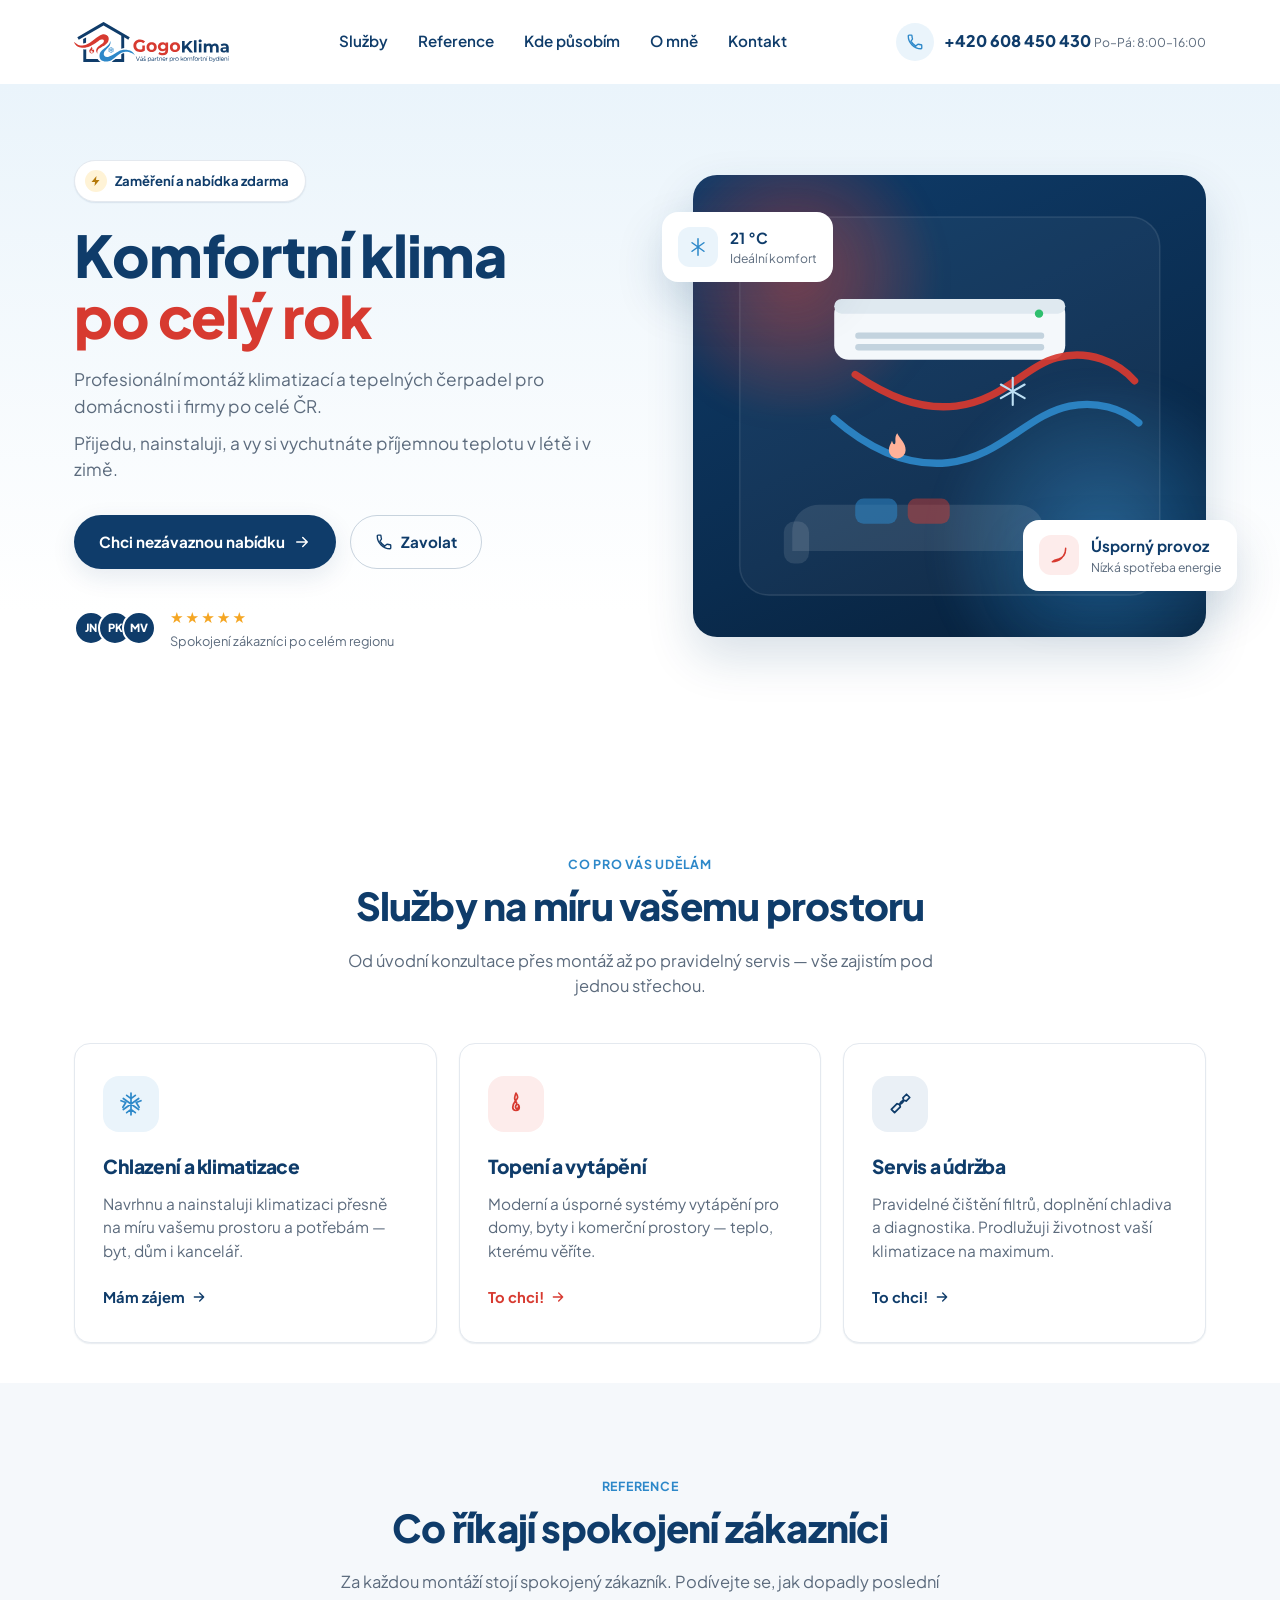
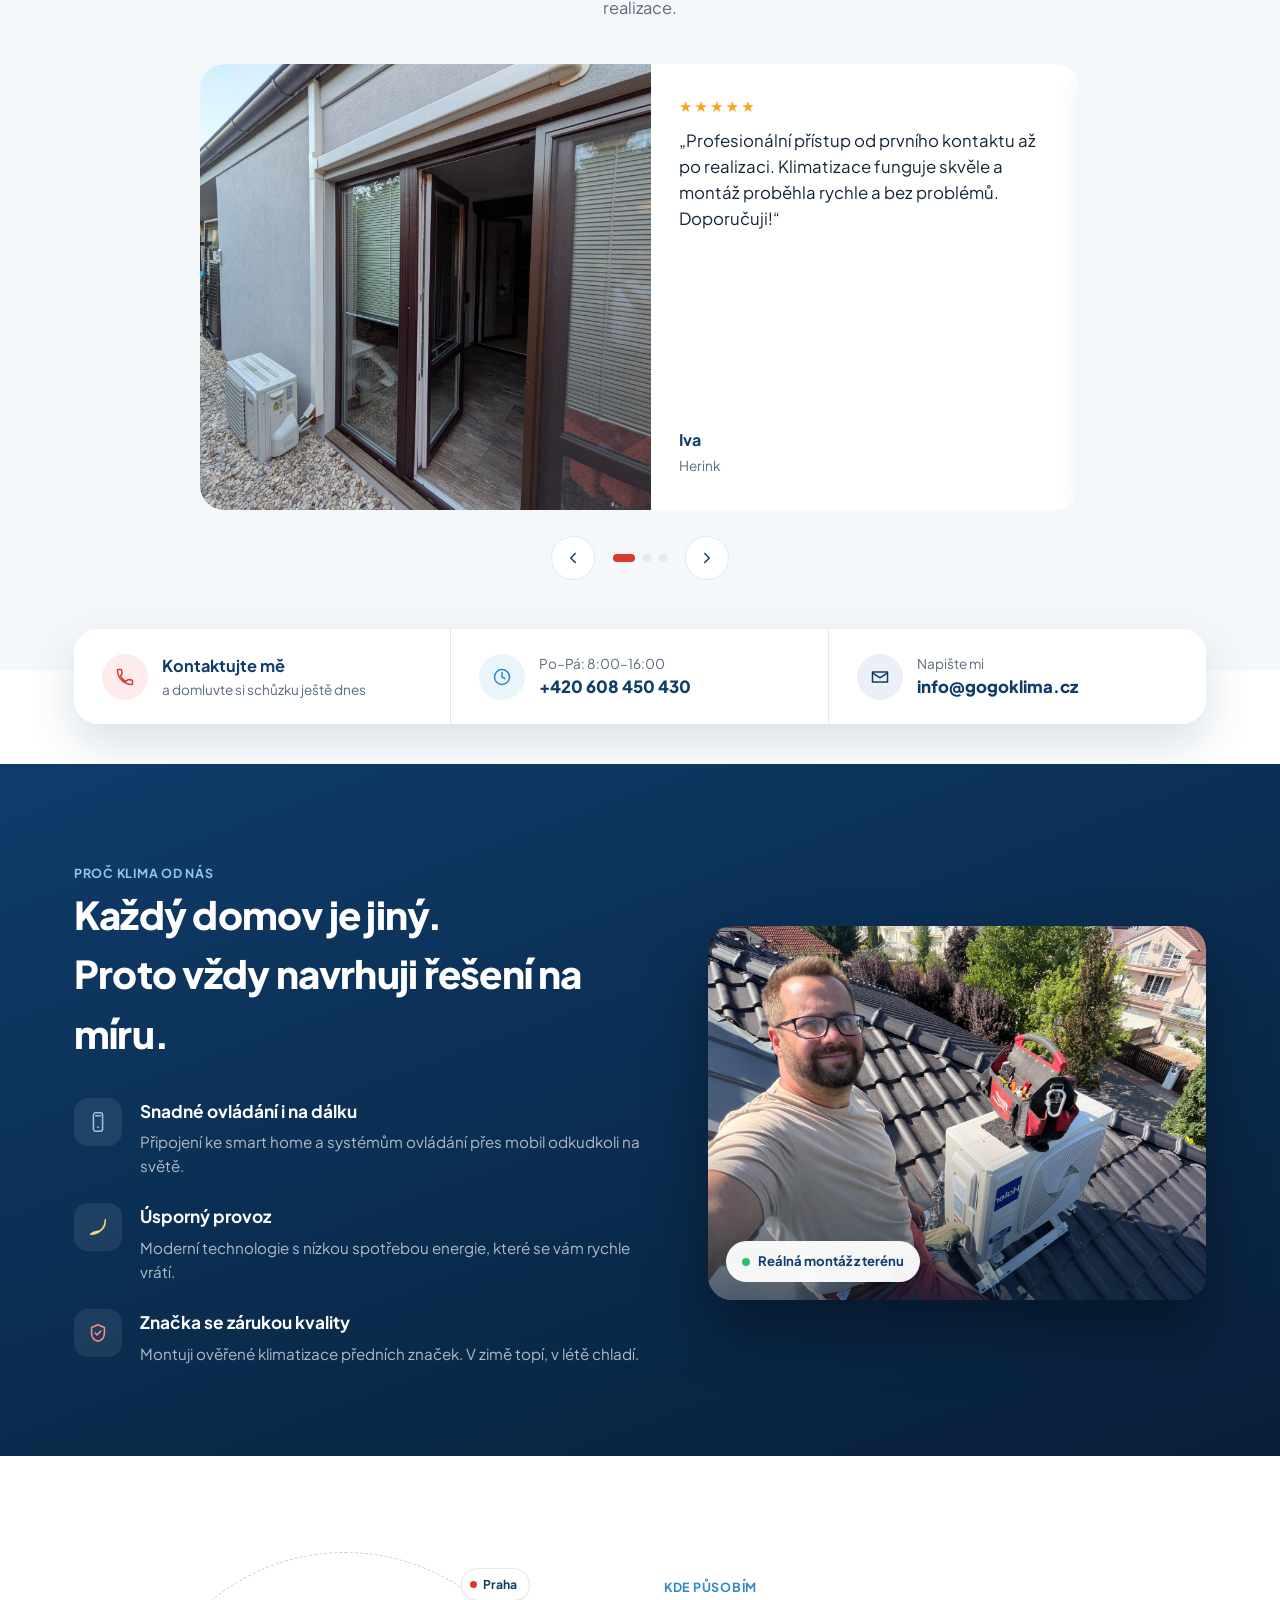
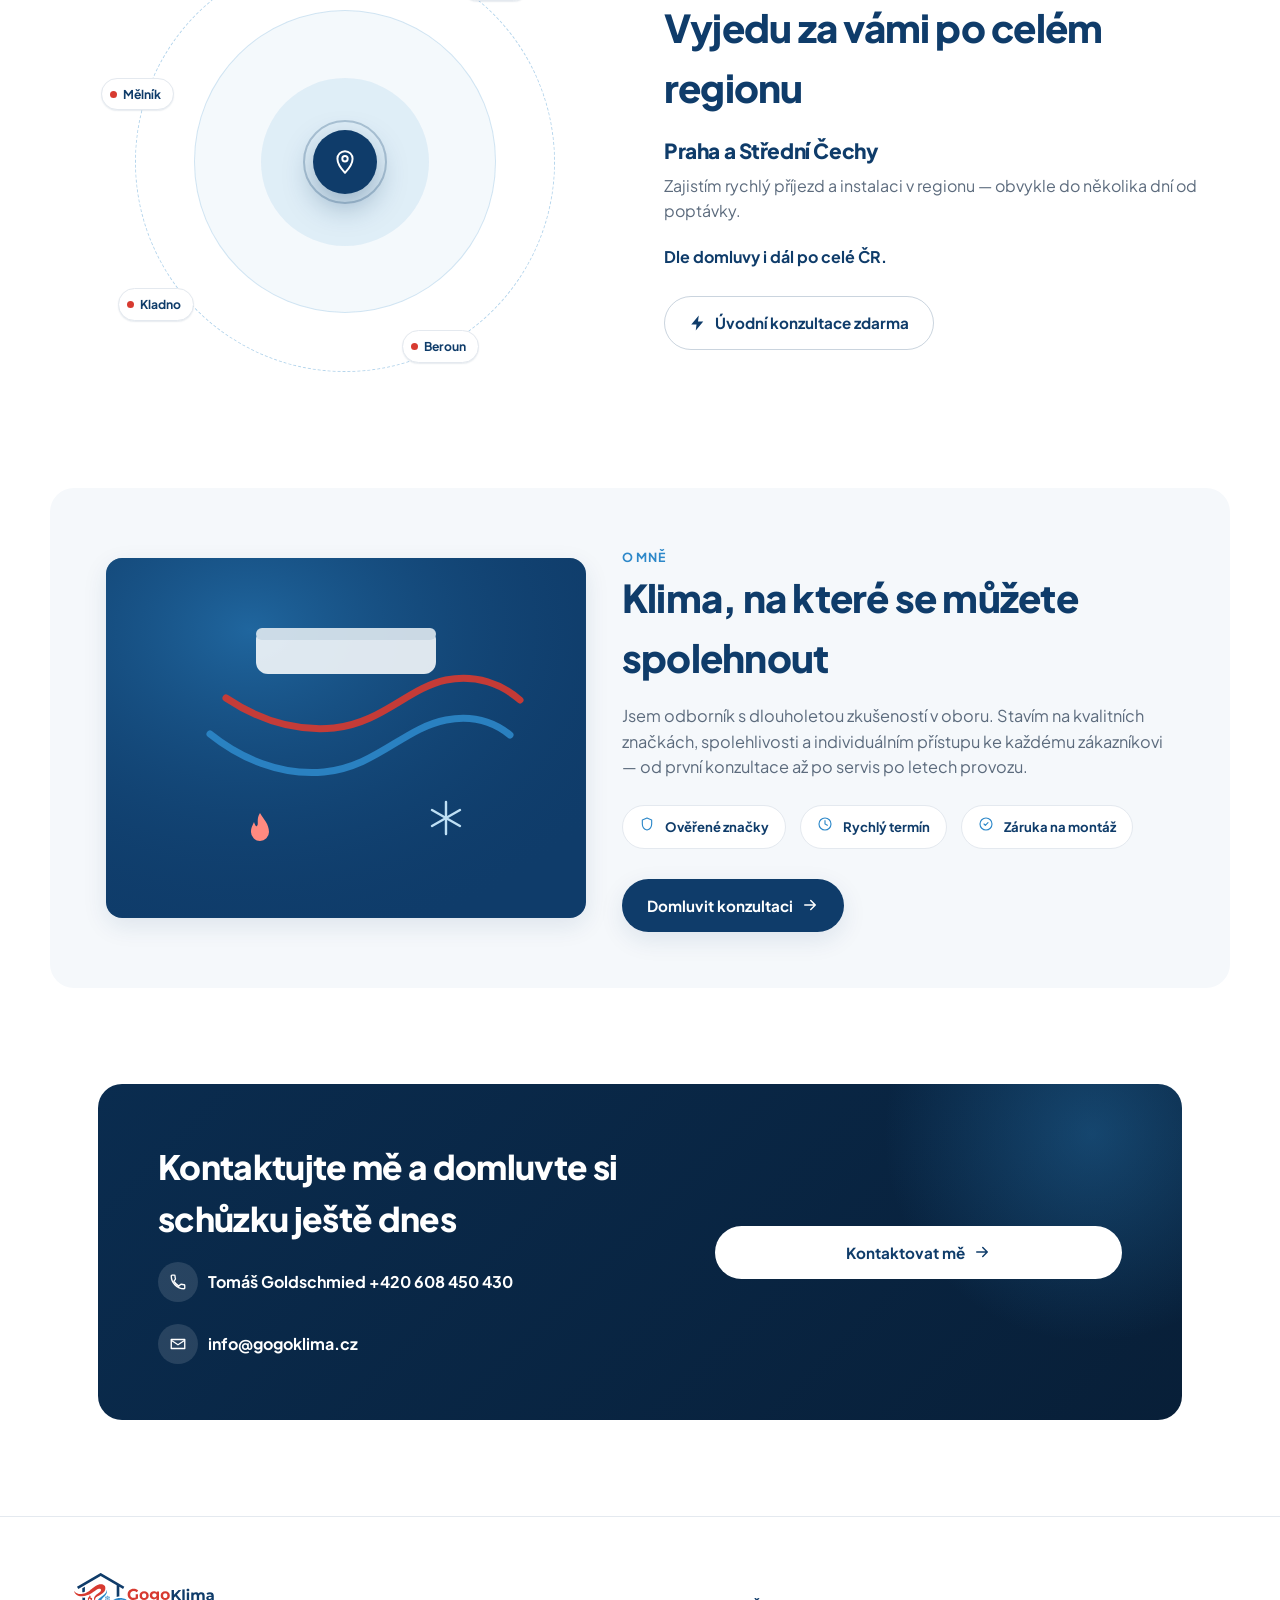
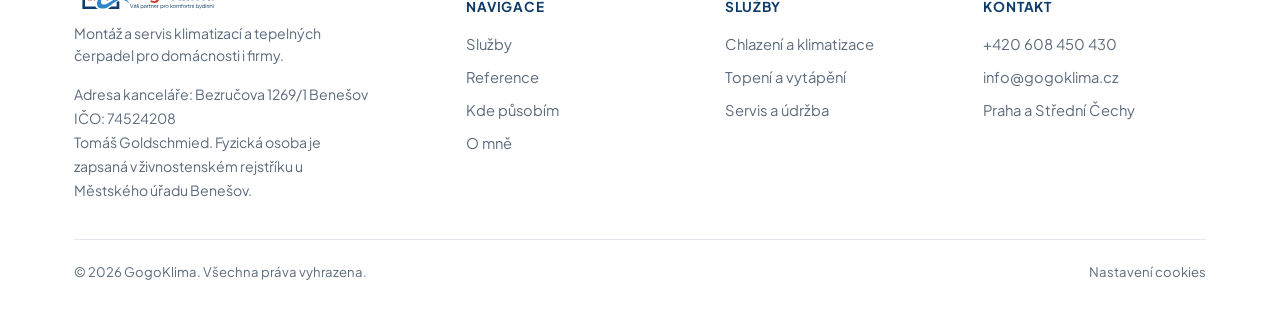
<file: index.html>
<!doctype html>
<html lang="cs">
<head>
<meta charset="UTF-8">
<meta name="viewport" content="width=device-width, initial-scale=1">
<title>GogoKlima — Montáž a servis klimatizací Praha a Střední Čechy</title>
<meta name="description" content="Profesionální montáž klimatizací, tepelných čerpadel a servis pro domácnosti i firmy. Praha a Střední Čechy. Zaměření a nabídka zdarma.">
<link rel="canonical" href="https://gogoklima.cz/">

<!-- Open Graph / social + AI link previews -->
<meta property="og:type" content="website">
<meta property="og:site_name" content="GogoKlima">
<meta property="og:locale" content="cs_CZ">
<meta property="og:url" content="https://gogoklima.cz/">
<meta property="og:title" content="GogoKlima — Montáž a servis klimatizací Praha a Střední Čechy">
<meta property="og:description" content="Profesionální montáž klimatizací, tepelných čerpadel a servis pro domácnosti i firmy. Praha a Střední Čechy. Zaměření a nabídka zdarma.">
<meta property="og:image" content="https://gogoklima.cz/assets/img/og-image.png">
<meta property="og:image:width" content="1200">
<meta property="og:image:height" content="630">
<meta name="twitter:card" content="summary_large_image">
<meta name="twitter:title" content="GogoKlima — Montáž a servis klimatizací Praha a Střední Čechy">
<meta name="twitter:description" content="Profesionální montáž klimatizací, tepelných čerpadel a servis pro domácnosti i firmy. Praha a Střední Čechy.">
<meta name="twitter:image" content="https://gogoklima.cz/assets/img/og-image.png">

<!-- Structured data for search engines and AI assistants -->
<script type="application/ld+json">
{
  "@context": "https://schema.org",
  "@type": "HVACBusiness",
  "name": "GogoKlima",
  "description": "Montáž a servis klimatizací, tepelných čerpadel a vytápění pro domácnosti i firmy.",
  "slogan": "Komfortní klima po celý rok",
  "dateModified": "2026-08-21",
  "url": "https://gogoklima.cz/",
  "logo": "https://gogoklima.cz/assets/logo/logo-icon.svg",
  "image": "https://gogoklima.cz/assets/img/og-image.png",
  "telephone": "+420608450430",
  "email": "info@gogoklima.cz",
  "naics": "238220",
  "knowsLanguage": "cs",
  "currenciesAccepted": "CZK",
  "address": {
    "@type": "PostalAddress",
    "addressLocality": "Benešov",
    "addressRegion": "Středočeský kraj",
    "addressCountry": "CZ"
  },
  "areaServed": [
    { "@type": "AdministrativeArea", "name": "Praha" },
    { "@type": "AdministrativeArea", "name": "Středočeský kraj" },
    { "@type": "City", "name": "Benešov" }
  ],
  "contactPoint": {
    "@type": "ContactPoint",
    "contactType": "customer service",
    "telephone": "+420608450430",
    "email": "info@gogoklima.cz",
    "areaServed": "CZ",
    "availableLanguage": ["Czech"]
  },
  "openingHoursSpecification": {
    "@type": "OpeningHoursSpecification",
    "dayOfWeek": ["Monday", "Tuesday", "Wednesday", "Thursday", "Friday"],
    "opens": "08:00",
    "closes": "16:00"
  },
  "makesOffer": [
    { "@type": "Offer", "itemOffered": { "@type": "Service", "name": "Chlazení a klimatizace", "serviceType": "Montáž a instalace klimatizačních jednotek", "areaServed": "Praha a Středočeský kraj" } },
    { "@type": "Offer", "itemOffered": { "@type": "Service", "name": "Topení a vytápění", "serviceType": "Montáž systémů vytápění a tepelných čerpadel", "areaServed": "Praha a Středočeský kraj" } },
    { "@type": "Offer", "itemOffered": { "@type": "Service", "name": "Servis a údržba klimatizací", "serviceType": "Servis, čištění a diagnostika klimatizací", "areaServed": "Praha a Středočeský kraj" } }
  ]
}
</script>

<link rel="icon" type="image/svg+xml" href="assets/logo/logo-icon.svg">
<link rel="stylesheet" href="css/styles.css">
</head>
<body>

<a class="skip-link" href="#hlavni-obsah">Přeskočit na obsah</a>

<!-- ==================== HEADER ==================== -->
<header class="site-header" id="site-header">
  <div class="container">
    <a href="#" class="brand" aria-label="GogoKlima — domů">
      <img src="assets/logo/logo-horizontal.svg" alt="GogoKlima">
    </a>

    <nav class="main-nav" aria-label="Hlavní navigace">
      <ul>
        <li><a href="#sluzby">Služby</a></li>
        <li><a href="#reference">Reference</a></li>
        <li><a href="#kde-pusobim">Kde působím</a></li>
        <li><a href="#o-mne">O mně</a></li>
        <li><a href="#kontakt">Kontakt</a></li>
      </ul>
    </nav>

    <div class="header-right">
      <a class="header-phone" href="tel:+420608450430">
        <span class="icon-badge">
          <svg width="18" height="18" viewBox="0 0 24 24" fill="none"><path d="M6.6 10.8c1.4 2.8 3.8 5.1 6.6 6.6l2.2-2.2c.3-.3.7-.4 1-.2 1.1.4 2.3.6 3.6.6.6 0 1 .4 1 1V20c0 .6-.4 1-1 1C10.9 21 3 13.1 3 3.9c0-.6.4-1 1-1H7c.6 0 1 .4 1 1 0 1.3.2 2.5.6 3.6.1.4 0 .8-.2 1L6.6 10.8Z" stroke="currentColor" stroke-width="1.8" stroke-linejoin="round"/></svg>
        </span>
        <span>
          <span class="num">+420 608 450 430</span>
          <span class="hrs">Po–Pá: 8:00–16:00</span>
        </span>
      </a>

      <button class="nav-toggle" id="navToggle" aria-label="Otevřít menu" aria-expanded="false" aria-controls="mobileNav">
        <span></span><span></span><span></span>
      </button>
    </div>
  </div>
</header>

<nav class="mobile-nav" id="mobileNav" aria-label="Mobilní navigace">
  <ul>
    <li><a href="#sluzby">Služby</a></li>
    <li><a href="#reference">Reference</a></li>
    <li><a href="#kde-pusobim">Kde působím</a></li>
    <li><a href="#o-mne">O mně</a></li>
    <li><a href="#kontakt">Kontakt</a></li>
  </ul>
  <a class="header-phone" href="tel:+420608450430">
    <span class="icon-badge">
      <svg width="18" height="18" viewBox="0 0 24 24" fill="none"><path d="M6.6 10.8c1.4 2.8 3.8 5.1 6.6 6.6l2.2-2.2c.3-.3.7-.4 1-.2 1.1.4 2.3.6 3.6.6.6 0 1 .4 1 1V20c0 .6-.4 1-1 1C10.9 21 3 13.1 3 3.9c0-.6.4-1 1-1H7c.6 0 1 .4 1 1 0 1.3.2 2.5.6 3.6.1.4 0 .8-.2 1L6.6 10.8Z" stroke="currentColor" stroke-width="1.8" stroke-linejoin="round"/></svg>
    </span>
    <span>
      <span class="num">+420 608 450 430</span>
      <span class="hrs">Po–Pá: 8:00–16:00</span>
    </span>
  </a>
  <a class="btn btn-red btn-block" href="#kontakt">Nezávazná poptávka</a>
</nav>

<main id="hlavni-obsah">

  <!-- ==================== HERO ==================== -->
  <section class="hero">
    <div class="container">
      <div class="hero-copy">
        <span class="hero-badge">
          <span class="dot">
            <svg width="12" height="12" viewBox="0 0 24 24" fill="none"><path d="M13 2 3 14h7l-1 8 10-12h-7l1-8Z" fill="currentColor"/></svg>
          </span>
          Zaměření a nabídka zdarma
        </span>

        <h1>Komfortní klima<br><span class="accent">po celý rok</span></h1>

        <p class="hero-lead">Profesionální montáž klimatizací a tepelných čerpadel pro domácnosti i firmy po celé ČR.</p>
        <p class="hero-lead">Přijedu, nainstaluji, a vy si vychutnáte příjemnou teplotu v létě i v zimě.</p>

        <div class="hero-cta">
          <a href="#kontakt" class="btn btn-navy">
            Chci nezávaznou nabídku
            <svg width="18" height="18" viewBox="0 0 24 24" fill="none"><path d="M5 12h14M13 6l6 6-6 6" stroke="currentColor" stroke-width="2" stroke-linecap="round" stroke-linejoin="round"/></svg>
          </a>
          <a href="tel:+420608450430" class="btn btn-outline">
            <svg width="18" height="18" viewBox="0 0 24 24" fill="none"><path d="M6.6 10.8c1.4 2.8 3.8 5.1 6.6 6.6l2.2-2.2c.3-.3.7-.4 1-.2 1.1.4 2.3.6 3.6.6.6 0 1 .4 1 1V20c0 .6-.4 1-1 1C10.9 21 3 13.1 3 3.9c0-.6.4-1 1-1H7c.6 0 1 .4 1 1 0 1.3.2 2.5.6 3.6.1.4 0 .8-.2 1L6.6 10.8Z" stroke="currentColor" stroke-width="1.8" stroke-linejoin="round"/></svg>
            Zavolat
          </a>
        </div>

        <div class="hero-trust">
          <div class="avatars">
            <span>JN</span><span>PK</span><span>MV</span>
          </div>
          <div>
            <span class="stars">★★★★★</span>
            <small>Spokojení zákazníci po celém regionu</small>
          </div>
        </div>
      </div>

      <div class="hero-art">
        <div class="hero-art-card">
          <span class="glow-red"></span>
          <span class="glow-blue"></span>
          <svg viewBox="0 0 480 440" fill="none" xmlns="http://www.w3.org/2000/svg" aria-hidden="true">
            <!-- room wall panel -->
            <rect x="40" y="40" width="400" height="360" rx="28" fill="rgba(255,255,255,0.04)"/>
            <rect x="40" y="40" width="400" height="360" rx="28" stroke="rgba(255,255,255,0.10)" stroke-width="1.5"/>
            <!-- indoor unit -->
            <g>
              <rect x="130" y="118" width="220" height="58" rx="14" fill="#f4f8fb"/>
              <rect x="130" y="118" width="220" height="14" rx="7" fill="#dfe9f0"/>
              <rect x="150" y="150" width="180" height="6" rx="3" fill="#c3d3de"/>
              <rect x="150" y="161" width="180" height="6" rx="3" fill="#c3d3de"/>
              <circle cx="325" cy="132" r="4" fill="#2fbf6e"/>
            </g>
            <!-- airflow swirl (brand motif) -->
            <path d="M150 190c30 20 60 34 96 30 44-5 66-38 96-46 30-8 58 4 74 22" stroke="#d73a30" stroke-width="7" stroke-linecap="round" fill="none" opacity="0.92"/>
            <path d="M130 232c30 26 66 46 108 42 50-5 76-46 116-54 26-5 50 2 66 16" stroke="#2d88c9" stroke-width="7" stroke-linecap="round" fill="none" opacity="0.92"/>
            <!-- flame + snowflake -->
            <g transform="translate(178,246)">
              <path d="M12 0c3 6 8 9 8 16a8 8 0 1 1-16 0c0-4 2-6 3-9 1 3 2 4 3 3 1-2-1-6 2-10Z" fill="#ffb199"/>
            </g>
            <g transform="translate(300,206)" stroke="#bfe0f5" stroke-width="2" stroke-linecap="round">
              <line x1="0" y1="-13" x2="0" y2="13"/>
              <line x1="-11.3" y1="-6.5" x2="11.3" y2="6.5"/>
              <line x1="-11.3" y1="6.5" x2="11.3" y2="-6.5"/>
            </g>
            <!-- sofa silhouette -->
            <path d="M90 340c0-16 12-26 26-26h188c14 0 26 10 26 26v18H90v-18Z" fill="rgba(255,255,255,0.10)"/>
            <rect x="82" y="330" width="24" height="40" rx="10" fill="rgba(255,255,255,0.10)"/>
            <rect x="374" y="330" width="24" height="40" rx="10" fill="rgba(255,255,255,0.10)"/>
            <rect x="150" y="308" width="40" height="24" rx="8" fill="#2d88c9" opacity="0.55"/>
            <rect x="200" y="308" width="40" height="24" rx="8" fill="#d73a30" opacity="0.45"/>
          </svg>
        </div>

        <div class="hero-floating card-temp">
          <span class="ic">
            <svg width="20" height="20" viewBox="0 0 24 24" fill="none"><path d="M12 2v20M4.9 6.9l14.2 10.2M19.1 6.9 4.9 17.1" stroke="currentColor" stroke-width="1.8" stroke-linecap="round"/></svg>
          </span>
          <span><strong>21 °C</strong><span>Ideální komfort</span></span>
        </div>

        <div class="hero-floating card-eco">
          <span class="ic">
            <svg width="20" height="20" viewBox="0 0 24 24" fill="none"><path d="M4 20c8 0 16-6 16-16 0 8-4 12-9 13-2 .3-4.5.5-7 3Z" stroke="currentColor" stroke-width="1.8" stroke-linejoin="round"/></svg>
          </span>
          <span><strong>Úsporný provoz</strong><span>Nízká spotřeba energie</span></span>
        </div>
      </div>
    </div>
  </section>

  <!-- ==================== SERVICES ==================== -->
  <section class="services" id="sluzby">
    <div class="container">
      <div class="section-head center reveal">
        <span class="eyebrow">Co pro vás udělám</span>
        <h2>Služby na míru vašemu prostoru</h2>
        <p>Od úvodní konzultace přes montáž až po pravidelný servis — vše zajistím pod jednou střechou.</p>
      </div>

      <div class="service-grid reveal-stagger">
        <article class="service-card blue reveal" style="--i:0">
          <span class="ic">
            <svg width="26" height="26" viewBox="0 0 24 24" fill="none"><path d="M12 2v20M4.9 6.9l14.2 10.2M19.1 6.9 4.9 17.1M8 4l4 3 4-3M8 20l4-3 4 3M2.8 9l4.4 1.6L4.5 15M21.2 9l-4.4 1.6 2.7 4.4" stroke="currentColor" stroke-width="1.6" stroke-linecap="round" stroke-linejoin="round"/></svg>
          </span>
          <h3>Chlazení a klimatizace</h3>
          <p>Navrhnu a nainstaluji klimatizaci přesně na míru vašemu prostoru a potřebám — byt, dům i kancelář.</p>
          <a class="card-link" href="#kontakt">Mám zájem
            <svg width="16" height="16" viewBox="0 0 24 24" fill="none"><path d="M5 12h14M13 6l6 6-6 6" stroke="currentColor" stroke-width="2" stroke-linecap="round" stroke-linejoin="round"/></svg>
          </a>
        </article>

        <article class="service-card red reveal" style="--i:1">
          <span class="ic">
            <svg width="26" height="26" viewBox="0 0 24 24" fill="none"><path d="M12 2c3 4 1 5-.5 7C10 11 9 12.5 9 15a3 3 0 1 0 6 0c0-1.2-.5-1.8-1-2.4.6 1 .8 2.4-.2 3.2-1 .8-2.3.2-2.3-1 0-1 .7-1.6 1-2.4.6-1.5-.4-2.6-1-3.4C10.7 8 10.5 5.5 12 2Z" stroke="currentColor" stroke-width="1.6" stroke-linejoin="round" stroke-linecap="round"/></svg>
          </span>
          <h3>Topení a vytápění</h3>
          <p>Moderní a úsporné systémy vytápění pro domy, byty i komerční prostory — teplo, kterému věříte.</p>
          <a class="card-link" href="#kontakt">To chci!
            <svg width="16" height="16" viewBox="0 0 24 24" fill="none"><path d="M5 12h14M13 6l6 6-6 6" stroke="currentColor" stroke-width="2" stroke-linecap="round" stroke-linejoin="round"/></svg>
          </a>
        </article>

        <article class="service-card navy reveal" style="--i:2">
          <span class="ic">
            <svg width="26" height="26" viewBox="0 0 24 24" fill="none"><path d="M14.7 6.3a4 4 0 0 1-5.4 5.4L4 17l3 3 5.3-5.3a4 4 0 0 1 5.4-5.4L21 6l-3-3-3.3 3.3Z" stroke="currentColor" stroke-width="1.6" stroke-linejoin="round" stroke-linecap="round"/></svg>
          </span>
          <h3>Servis a údržba</h3>
          <p>Pravidelné čištění filtrů, doplnění chladiva a diagnostika. Prodlužuji životnost vaší klimatizace na maximum.</p>
          <a class="card-link" href="#kontakt">To chci!
            <svg width="16" height="16" viewBox="0 0 24 24" fill="none"><path d="M5 12h14M13 6l6 6-6 6" stroke="currentColor" stroke-width="2" stroke-linecap="round" stroke-linejoin="round"/></svg>
          </a>
        </article>
      </div>
    </div>
  </section>

  <!-- ==================== REFERENCE ==================== -->
  <section class="reference" id="reference">
    <div class="container">
      <div class="section-head center reveal">
        <span class="eyebrow">Reference</span>
        <h2>Co říkají spokojení zákazníci</h2>
        <p>Za každou montáží stojí spokojený zákazník. Podívejte se, jak dopadly poslední realizace.</p>
      </div>

      <div class="testi-wrap reveal">
        <div class="testi-track-outer">
          <div class="testi-track" id="testiTrack">

            <div class="testi-slide">
              <div class="testi-card">
                <div class="testi-photo">
                  <img src="assets/img/venkovni iva_OR.jpg" alt="Instalace venkovní jednotky klimatizace" loading="lazy">
                </div>
                <div class="testi-body">
                  <div class="testi-stars">★★★★★</div>
                  <p class="quote">„Profesionální přístup od prvního kontaktu až po realizaci. Klimatizace funguje skvěle a montáž proběhla rychle a bez problémů. Doporučuji!“</p>
                  <div class="who"><strong>Iva</strong><span>Herink</span></div>
                </div>
              </div>
            </div>

            <div class="testi-slide">
              <div class="testi-card">
                <div class="testi-photo">
                  <img src="assets/img/instalace vnitrni OR.jpg" alt="Instalace klimatizace — realizace" loading="lazy">
                </div>
                <div class="testi-body">
                  <div class="testi-stars">★★★★★</div>
                  <p class="quote">„Rychlá reakce, jasná nabídka bez skrytých poplatků a čistá práce. Klimatizaci mám zaběhlou už druhým rokem a jede bez jediného zaškobrtnutí.“</p>
                  <div class="who"><strong>Petra</strong><span>Praha</span></div>
                </div>
              </div>
            </div>

            <div class="testi-slide">
              <div class="testi-card">
                <div class="testi-photo">
                  <img src="assets/img/vnitrni jirka OR.jpg" alt="Servis klimatizace" loading="lazy">
                </div>
                <div class="testi-body">
                  <div class="testi-stars">★★★★★</div>
                  <p class="quote">„Oceňuji hlavně pravidelný servis a to, že mi vždy poradí, jak klimatizaci provozovat co nejúsporněji. Jednoznačně doporučuji dál.“</p>
                  <div class="who"><strong>Jiří</strong><span>Praha</span></div>
                </div>
              </div>
            </div>

          </div>
        </div>

        <div class="testi-controls">
          <button class="testi-arrow" id="testiPrev" aria-label="Předchozí reference">
            <svg width="18" height="18" viewBox="0 0 24 24" fill="none"><path d="M15 6l-6 6 6 6" stroke="currentColor" stroke-width="2" stroke-linecap="round" stroke-linejoin="round"/></svg>
          </button>
          <div class="testi-dots" id="testiDots">
            <button class="is-active" aria-label="Reference 1"></button>
            <button aria-label="Reference 2"></button>
            <button aria-label="Reference 3"></button>
          </div>
          <button class="testi-arrow" id="testiNext" aria-label="Další reference">
            <svg width="18" height="18" viewBox="0 0 24 24" fill="none"><path d="M9 6l6 6-6 6" stroke="currentColor" stroke-width="2" stroke-linecap="round" stroke-linejoin="round"/></svg>
          </button>
        </div>

      </div>
    </div>
  </section>

  <!-- ==================== CONTACT STRIP ==================== -->
  <section class="contact-strip">
    <div class="container">
      <div class="strip-inner reveal">
        <div class="strip-item a">
          <span class="ic">
            <svg width="20" height="20" viewBox="0 0 24 24" fill="none"><path d="M6.6 10.8c1.4 2.8 3.8 5.1 6.6 6.6l2.2-2.2c.3-.3.7-.4 1-.2 1.1.4 2.3.6 3.6.6.6 0 1 .4 1 1V20c0 .6-.4 1-1 1C10.9 21 3 13.1 3 3.9c0-.6.4-1 1-1H7c.6 0 1 .4 1 1 0 1.3.2 2.5.6 3.6.1.4 0 .8-.2 1L6.6 10.8Z" stroke="currentColor" stroke-width="1.8" stroke-linejoin="round"/></svg>
          </span>
          <div>
            <strong>Kontaktujte mě</strong>
            <span>a domluvte si schůzku ještě dnes</span>
          </div>
        </div>
        <div class="strip-item b">
          <span class="ic">
            <svg width="20" height="20" viewBox="0 0 24 24" fill="none"><circle cx="12" cy="12" r="9" stroke="currentColor" stroke-width="1.8"/><path d="M12 7v5l3.5 2" stroke="currentColor" stroke-width="1.8" stroke-linecap="round"/></svg>
          </span>
          <div>
            <small>Po–Pá: 8:00–16:00</small>
            <a class="big" href="tel:+420608450430">+420 608 450 430</a>
          </div>
        </div>
        <div class="strip-item c">
          <span class="ic">
            <svg width="20" height="20" viewBox="0 0 24 24" fill="none"><path d="M3 6h18v12H3V6Z" stroke="currentColor" stroke-width="1.8" stroke-linejoin="round"/><path d="m3 7 9 6 9-6" stroke="currentColor" stroke-width="1.8" stroke-linejoin="round"/></svg>
          </span>
          <div>
            <small>Napište mi</small>
            <a class="big" href="mailto:info@gogoklima.cz">info@gogoklima.cz</a>
          </div>
        </div>
      </div>
    </div>
  </section>

  <!-- ==================== WHY US ==================== -->
  <section class="why">
    <div class="container">
      <div class="why-copy reveal">
        <span class="eyebrow">Proč klima od nás</span>
        <h2>Každý domov je jiný.<br>Proto vždy navrhuji řešení na míru.</h2>

        <div class="why-list">
          <div class="why-item blue">
            <span class="ic">
              <svg width="22" height="22" viewBox="0 0 24 24" fill="none"><rect x="7" y="2" width="10" height="20" rx="2.3" stroke="currentColor" stroke-width="1.7"/><line x1="9.5" y1="5.2" x2="14.5" y2="5.2" stroke="currentColor" stroke-width="1.7" stroke-linecap="round"/><circle cx="12" cy="17.6" r="1" fill="currentColor"/></svg>
            </span>
            <div>
              <h4>Snadné ovládání i na dálku</h4>
              <p>Připojení ke smart home a systémům ovládání přes mobil odkudkoli na světě.</p>
            </div>
          </div>

          <div class="why-item gold">
            <span class="ic">
              <svg width="22" height="22" viewBox="0 0 24 24" fill="none"><path d="M4 20c8 0 16-6 16-16 0 8-4 12-9 13-2 .3-4.5.5-7 3Z" stroke="currentColor" stroke-width="1.7" stroke-linejoin="round"/></svg>
            </span>
            <div>
              <h4>Úsporný provoz</h4>
              <p>Moderní technologie s nízkou spotřebou energie, které se vám rychle vrátí.</p>
            </div>
          </div>

          <div class="why-item red">
            <span class="ic">
              <svg width="22" height="22" viewBox="0 0 24 24" fill="none"><path d="M12 3l7 3v6c0 4.5-3 8-7 9-4-1-7-4.5-7-9V6l7-3Z" stroke="currentColor" stroke-width="1.7" stroke-linejoin="round"/><path d="m9 12 2 2 4-4" stroke="currentColor" stroke-width="1.7" stroke-linecap="round" stroke-linejoin="round"/></svg>
            </span>
            <div>
              <h4>Značka se zárukou kvality</h4>
              <p>Montuji ověřené klimatizace předních značek. V zimě topí, v létě chladí.</p>
            </div>
          </div>
        </div>
      </div>

      <div class="why-photo reveal">
        <img src="assets/img/Venkovni jednotka strecha.jpeg" alt="Montáž vnitřní jednotky klimatizace v terénu" loading="lazy">
        <span class="why-photo-badge"><span class="d"></span>Reálná montáž z terénu</span>
      </div>
    </div>
  </section>

  <!-- ==================== SERVICE AREA ==================== -->
  <section class="area" id="kde-pusobim">
    <div class="container">
      <div class="area-visual reveal" aria-hidden="true">
        <div class="area-ring r1"></div>
        <div class="area-ring r2"></div>
        <div class="area-ring r3"></div>
        <div class="area-pin">
          <svg width="26" height="26" viewBox="0 0 24 24" fill="none"><path d="M12 22s7-7.4 7-13a7 7 0 1 0-14 0c0 5.6 7 13 7 13Z" stroke="#fff" stroke-width="1.8" stroke-linejoin="round"/><circle cx="12" cy="9" r="2.5" stroke="#fff" stroke-width="1.8"/></svg>
        </div>
        <span class="area-town t1"><span class="d"></span>Praha</span>
        <span class="area-town t2"><span class="d"></span>Kladno</span>
        <span class="area-town t3"><span class="d"></span>Beroun</span>
        <span class="area-town t4"><span class="d"></span>Mělník</span>
      </div>

      <div class="area-text reveal">
        <span class="eyebrow">Kde působím</span>
        <h2>Vyjedu za vámi po celém regionu</h2>
        <h3 class="region">Praha a Střední Čechy</h3>
        <p>Zajistím rychlý příjezd a instalaci v regionu — obvykle do několika dní od poptávky.</p>
        <p class="also">Dle domluvy i dál po celé ČR.</p>
        <a href="#kontakt" class="btn btn-outline">
          <svg width="18" height="18" viewBox="0 0 24 24" fill="none"><path d="M13 2 3 14h7l-1 8 10-12h-7l1-8Z" fill="currentColor"/></svg>
          Úvodní konzultace zdarma
        </a>
      </div>
    </div>
  </section>

  <!-- ==================== ABOUT ==================== -->
  <section class="about" id="o-mne">
    <div class="container reveal">
      <div class="about-visual">
        <svg viewBox="0 0 480 360" xmlns="http://www.w3.org/2000/svg">
          <rect width="480" height="360" fill="#0f3c6a"/>
          <rect width="480" height="360" fill="url(#g)"/>
          <defs>
            <radialGradient id="g" cx="30%" cy="20%" r="90%">
              <stop offset="0%" stop-color="#2d88c9" stop-opacity="0.55"/>
              <stop offset="100%" stop-color="#0f3c6a" stop-opacity="0"/>
            </radialGradient>
          </defs>
          <g opacity="0.9">
            <rect x="150" y="70" width="180" height="46" rx="12" fill="#f4f8fb"/>
            <rect x="150" y="70" width="180" height="12" rx="6" fill="#dfe9f0"/>
          </g>
          <path d="M120 140c30 20 66 34 108 30 48-5 74-40 112-48 30-6 56 4 74 20" stroke="#d73a30" stroke-width="7" stroke-linecap="round" fill="none" opacity="0.9"/>
          <path d="M104 176c30 24 70 42 114 38 52-5 80-44 122-52 26-5 48 2 64 15" stroke="#2d88c9" stroke-width="7" stroke-linecap="round" fill="none" opacity="0.9"/>
          <g transform="translate(340,260)" stroke="#bfe0f5" stroke-width="2.4" stroke-linecap="round">
            <line x1="0" y1="-16" x2="0" y2="16"/>
            <line x1="-14" y1="-8" x2="14" y2="8"/>
            <line x1="-14" y1="8" x2="14" y2="-8"/>
          </g>
          <g transform="translate(140,255)">
            <path d="M14 0c4 7 9 11 9 19a9 9 0 1 1-18 0c0-5 2-7 3-10 1 3 2 5 3 4 2-2-1-7 3-13Z" fill="#ff8a80"/>
          </g>
        </svg>
      </div>

      <div class="about-copy">
        <span class="eyebrow">O mně</span>
        <h2>Klima, na které se můžete spolehnout</h2>
        <p style="color:var(--muted); margin-top:16px; font-size:1.02rem;">Jsem odborník s dlouholetou zkušeností v oboru. Stavím na kvalitních značkách, spolehlivosti a individuálním přístupu ke každému zákazníkovi — od první konzultace až po servis po letech provozu.</p>

        <div class="about-badges">
          <span class="about-badge">
            <span class="ic"><svg width="16" height="16" viewBox="0 0 24 24" fill="none"><path d="M12 3l7 3v6c0 4.5-3 8-7 9-4-1-7-4.5-7-9V6l7-3Z" stroke="currentColor" stroke-width="1.7" stroke-linejoin="round"/></svg></span>
            Ověřené značky
          </span>
          <span class="about-badge">
            <span class="ic"><svg width="16" height="16" viewBox="0 0 24 24" fill="none"><circle cx="12" cy="12" r="9" stroke="currentColor" stroke-width="1.7"/><path d="M12 7v5l3.5 2" stroke="currentColor" stroke-width="1.7" stroke-linecap="round"/></svg></span>
            Rychlý termín
          </span>
          <span class="about-badge">
            <span class="ic"><svg width="16" height="16" viewBox="0 0 24 24" fill="none"><path d="m9 12 2 2 4-4" stroke="currentColor" stroke-width="1.7" stroke-linecap="round" stroke-linejoin="round"/><circle cx="12" cy="12" r="9" stroke="currentColor" stroke-width="1.7"/></svg></span>
            Záruka na montáž
          </span>
        </div>

        <a href="#kontakt" class="btn btn-navy" style="margin-top:30px;">
          Domluvit konzultaci
          <svg width="18" height="18" viewBox="0 0 24 24" fill="none"><path d="M5 12h14M13 6l6 6-6 6" stroke="currentColor" stroke-width="2" stroke-linecap="round" stroke-linejoin="round"/></svg>
        </a>
      </div>
    </div>
  </section>

  <!-- ==================== FINAL CTA ==================== -->
  <section>
    <div class="container">
      <div class="cta-final reveal">
        <span class="cta-final-blob" aria-hidden="true"></span>
        <div class="container">
          <div>
            <h2>Kontaktujte mě a domluvte si schůzku ještě dnes</h2>
            <div class="contacts">
              <a href="tel:+420608450430">
                <span class="ic"><svg width="18" height="18" viewBox="0 0 24 24" fill="none"><path d="M6.6 10.8c1.4 2.8 3.8 5.1 6.6 6.6l2.2-2.2c.3-.3.7-.4 1-.2 1.1.4 2.3.6 3.6.6.6 0 1 .4 1 1V20c0 .6-.4 1-1 1C10.9 21 3 13.1 3 3.9c0-.6.4-1 1-1H7c.6 0 1 .4 1 1 0 1.3.2 2.5.6 3.6.1.4 0 .8-.2 1L6.6 10.8Z" stroke="currentColor" stroke-width="1.8" stroke-linejoin="round"/></svg></span>
                Tomáš Goldschmied 
                +420 608 450 430
              </a>
              <a href="mailto:info@gogoklima.cz">
                <span class="ic"><svg width="18" height="18" viewBox="0 0 24 24" fill="none"><path d="M3 6h18v12H3V6Z" stroke="currentColor" stroke-width="1.8" stroke-linejoin="round"/><path d="m3 7 9 6 9-6" stroke="currentColor" stroke-width="1.8" stroke-linejoin="round"/></svg></span>
                info@gogoklima.cz
              </a>
            </div>
          </div>
          <a href="mailto:info@gogoklima.cz" class="btn btn-white">
            Kontaktovat mě
            <svg width="18" height="18" viewBox="0 0 24 24" fill="none"><path d="M5 12h14M13 6l6 6-6 6" stroke="currentColor" stroke-width="2" stroke-linecap="round" stroke-linejoin="round"/></svg>
          </a>
        </div>
      </div>
    </div>
  </section>

</main>

<!-- ==================== FOOTER ==================== -->
<footer class="site-footer" id="kontakt">
  <div class="container">
    <div class="footer-grid">
      <div class="footer-brand">
        <img src="assets/logo/logo-horizontal.svg" alt="GogoKlima">
        <p>Montáž a servis klimatizací a tepelných čerpadel pro domácnosti i firmy.</p>
        <p class="footer-legal" style="margin-top:16px;">
          Adresa kanceláře: Bezručova 1269/1 Benešov<br>
          IČO: 74524208<br>
          Tomáš Goldschmied.
          Fyzická osoba je zapsaná v živnostenském rejstříku u Městského úřadu Benešov.
        </p>
      </div>

      <div class="footer-col">
        <h5>Navigace</h5>
        <ul>
          <li><a href="#sluzby">Služby</a></li>
          <li><a href="#reference">Reference</a></li>
          <li><a href="#kde-pusobim">Kde působím</a></li>
          <li><a href="#o-mne">O mně</a></li>
        </ul>
      </div>

      <div class="footer-col">
        <h5>Služby</h5>
        <ul>
          <li>Chlazení a klimatizace</li>
          <li>Topení a vytápění</li>
          <li>Servis a údržba</li>
        </ul>
      </div>

      <div class="footer-col">
        <h5>Kontakt</h5>
        <ul>
          <li><a href="tel:+420608450430">+420 608 450 430</a></li>
          <li><a href="mailto:info@gogoklima.cz">info@gogoklima.cz</a></li>
          <li>Praha a Střední Čechy</li>
        </ul>
      </div>
    </div>

    <div class="footer-bottom">
      <div class="row">
        <span>© <span id="year"></span> GogoKlima. Všechna práva vyhrazena.</span>
        <a href="#">Nastavení cookies</a>
      </div>
    </div>
  </div>
</footer>

<button class="to-top" id="toTop" aria-label="Nahoru">
  <svg width="18" height="18" viewBox="0 0 24 24" fill="none"><path d="M12 19V5M6 11l6-6 6 6" stroke="currentColor" stroke-width="2.2" stroke-linecap="round" stroke-linejoin="round"/></svg>
</button>

<script src="js/main.js"></script>
</body>
</html>
</file>
<file: css/styles.css>
/* ==========================================================================
   GogoKlima — styles.css
   Brand colors sourced from official logo (Podklady web Gogoklima/Logo)
   ========================================================================== */

/* Self-hosted variable font (weights 400–800) — avoids sending visitor
   IPs to Google Fonts' CDN and removes an external network request. */
@font-face {
  font-family: "Plus Jakarta Sans";
  font-style: normal;
  font-weight: 400 800;
  font-display: swap;
  src: url("../assets/fonts/PlusJakartaSans-latin.woff2") format("woff2-variations");
  unicode-range: U+0000-00FF, U+0131, U+0152-0153, U+02BB-02BC, U+02C6, U+02DA, U+02DC, U+2000-206F, U+20AC, U+2122, U+2191, U+2193, U+2212, U+2215;
}
@font-face {
  font-family: "Plus Jakarta Sans";
  font-style: normal;
  font-weight: 400 800;
  font-display: swap;
  src: url("../assets/fonts/PlusJakartaSans-latin-ext.woff2") format("woff2-variations");
  unicode-range: U+0100-024F, U+0300-0301, U+0303-0304, U+0308-0309, U+0323, U+0329, U+1E00-1EFF, U+2020, U+2113, U+2C60-2C7F, U+A720-A7FF;
}

:root {
  --navy: #0f3c6a;
  --navy-dark: #0a2c4f;
  --navy-darker: #081f38;
  --red: #d73a30;
  --red-dark: #b92e26;
  --blue: #2d88c9;
  --blue-light: #eaf4fb;
  --ink: #16263a;
  --muted: #5c6b7d;
  --line: #e4e9ef;
  --bg: #ffffff;
  --bg-soft: #f5f8fb;
  --white: #ffffff;

  --radius-s: 10px;
  --radius-m: 16px;
  --radius-l: 24px;

  --shadow-s: 0 1px 2px rgba(15, 60, 106, 0.06), 0 1px 1px rgba(15, 60, 106, 0.04);
  --shadow-m: 0 8px 24px rgba(15, 60, 106, 0.10);
  --shadow-l: 0 20px 48px rgba(15, 60, 106, 0.16);

  --container: 1180px;
  --header-h: 84px;

  --ease: cubic-bezier(0.22, 1, 0.36, 1);
}

/* ---------- Reset ---------- */
*, *::before, *::after { box-sizing: border-box; }
html { scroll-behavior: smooth; }
body, h1, h2, h3, h4, p, figure, blockquote { margin: 0; }
ul { margin: 0; padding: 0; list-style: none; }
img { max-width: 100%; display: block; }
a { color: inherit; text-decoration: none; }
button { font: inherit; cursor: pointer; }
input, textarea { font: inherit; }

html, body { overflow-x: hidden; }

body {
  font-family: "Plus Jakarta Sans", "Inter", system-ui, -apple-system, "Segoe UI", Roboto, sans-serif;
  color: var(--ink);
  background: var(--bg);
  line-height: 1.55;
  -webkit-font-smoothing: antialiased;
}

.container {
  width: 100%;
  max-width: var(--container);
  margin: 0 auto;
  padding: 0 24px;
}

section { position: relative; }

h1, h2, h3 { font-weight: 800; letter-spacing: -0.02em; color: var(--navy); }
h2 { font-size: clamp(1.7rem, 1.3rem + 1.6vw, 2.4rem); }
h3 { font-size: 1.2rem; }

.eyebrow {
  display: inline-flex;
  align-items: center;
  gap: 6px;
  font-size: 0.78rem;
  font-weight: 700;
  letter-spacing: 0.06em;
  text-transform: uppercase;
  color: var(--blue);
}

.section-head { max-width: 620px; margin: 0 0 44px; }
.section-head p { color: var(--muted); margin-top: 12px; font-size: 1.03rem; }
.section-head.center { margin-inline: auto; text-align: center; }

/* ---------- Reveal animation ----------
   Progressive enhancement: content is fully visible by default (no-JS,
   crawlers, JS errors). Only once main.js confirms it can run the
   IntersectionObserver does it arm the hidden->visible transition. */
.reveal { transition: opacity 0.7s var(--ease), transform 0.7s var(--ease); }
.js-reveal .reveal { opacity: 0; transform: translateY(22px); }
.js-reveal .reveal.is-visible { opacity: 1; transform: translateY(0); }
.js-reveal .reveal-stagger.is-visible > * { transition-delay: calc(var(--i, 0) * 90ms); }

@media (prefers-reduced-motion: reduce) {
  .reveal, .js-reveal .reveal { opacity: 1 !important; transform: none !important; transition: none !important; }
}

/* ---------- Buttons ---------- */
.btn {
  display: inline-flex;
  align-items: center;
  justify-content: center;
  gap: 8px;
  padding: 14px 24px;
  border-radius: 999px;
  font-weight: 700;
  font-size: 0.95rem;
  border: 1.5px solid transparent;
  transition: transform 0.25s var(--ease), box-shadow 0.25s var(--ease), background 0.25s var(--ease), color 0.25s var(--ease), border-color .25s var(--ease);
  white-space: nowrap;
}
.btn svg { flex: none; transition: transform 0.25s var(--ease); }
.btn:hover svg { transform: translateX(3px); }
.btn:active { transform: scale(0.97); }

.btn-navy { background: var(--navy); color: #fff; box-shadow: var(--shadow-m); }
.btn-navy:hover { background: var(--navy-dark); box-shadow: var(--shadow-l); }

.btn-red { background: var(--red); color: #fff; box-shadow: 0 10px 24px rgba(215, 58, 48, 0.28); }
.btn-red:hover { background: var(--red-dark); }

.btn-white { background: #fff; color: var(--navy); }
.btn-white:hover { background: var(--blue-light); }

.btn-outline { border-color: rgba(15, 60, 106, 0.22); color: var(--navy); background: transparent; }
.btn-outline:hover { border-color: var(--navy); background: var(--blue-light); }

.btn-outline-light { border-color: rgba(255,255,255,0.35); color: #fff; background: transparent; }
.btn-outline-light:hover { border-color: #fff; background: rgba(255,255,255,0.08); }

.btn-block { width: 100%; }

/* ==========================================================================
   Header
   ========================================================================== */
.site-header {
  position: sticky;
  top: 0;
  z-index: 100;
  height: var(--header-h);
  display: flex;
  align-items: center;
  background: rgba(255, 255, 255, 0.86);
  backdrop-filter: saturate(180%) blur(14px);
  -webkit-backdrop-filter: saturate(180%) blur(14px);
  border-bottom: 1px solid transparent;
  transition: border-color 0.3s ease, box-shadow 0.3s ease;
}
.site-header.is-scrolled { border-color: var(--line); box-shadow: 0 4px 20px rgba(15,60,106,0.06); }

.site-header .container { display: flex; align-items: center; justify-content: space-between; gap: 24px; }

.brand { display: flex; align-items: center; }
.brand img { height: 40px; width: auto; }

.main-nav { display: none; }
.main-nav ul { display: flex; align-items: center; gap: 30px; }
.main-nav a {
  font-weight: 600;
  font-size: 0.95rem;
  color: var(--navy);
  position: relative;
  padding: 6px 0;
}
.main-nav a::after {
  content: "";
  position: absolute;
  left: 0; right: 0; bottom: 0;
  height: 2px;
  background: var(--red);
  transform: scaleX(0);
  transform-origin: right;
  transition: transform 0.3s var(--ease);
}
.main-nav a:hover::after { transform: scaleX(1); transform-origin: left; }

.header-right { display: flex; align-items: center; gap: 18px; }

.header-phone { display: none; align-items: center; gap: 10px; }
.header-phone .icon-badge { width: 38px; height: 38px; border-radius: 50%; background: var(--blue-light); color: var(--blue); display: flex; align-items: center; justify-content: center; flex: none; }
.header-phone .num { font-weight: 800; color: var(--navy); font-size: 1rem; line-height: 1.2; }
.header-phone .hrs { font-size: 0.76rem; color: var(--muted); }

.nav-toggle {
  display: flex;
  flex-direction: column;
  justify-content: center;
  gap: 5px;
  width: 44px; height: 44px;
  border-radius: 10px;
  border: 1px solid var(--line);
  background: #fff;
  flex: none;
}
.nav-toggle span { display: block; width: 18px; height: 2px; background: var(--navy); margin: 0 auto; transition: transform .3s var(--ease), opacity .3s var(--ease); }
.nav-toggle.is-open span:nth-child(1) { transform: translateY(7px) rotate(45deg); }
.nav-toggle.is-open span:nth-child(2) { opacity: 0; }
.nav-toggle.is-open span:nth-child(3) { transform: translateY(-7px) rotate(-45deg); }

.mobile-nav {
  position: fixed;
  inset: var(--header-h) 0 0 0;
  background: #fff;
  z-index: 99;
  padding: 28px 24px 40px;
  display: flex;
  flex-direction: column;
  gap: 28px;
  transform: translateY(-12px);
  opacity: 0;
  pointer-events: none;
  transition: opacity 0.28s var(--ease), transform 0.28s var(--ease);
  overflow-y: auto;
}
.mobile-nav.is-open { opacity: 1; transform: translateY(0); pointer-events: auto; }
.mobile-nav ul { display: flex; flex-direction: column; gap: 4px; }
.mobile-nav a { display: block; padding: 14px 4px; font-size: 1.15rem; font-weight: 700; color: var(--navy); border-bottom: 1px solid var(--line); }
.mobile-nav .header-phone { display: flex; }

/* ==========================================================================
   Hero
   ========================================================================== */
.hero {
  padding: 56px 0 88px;
  background: linear-gradient(180deg, var(--blue-light) 0%, #ffffff 78%);
  overflow: hidden;
}
.hero .container { display: grid; grid-template-columns: 1fr; gap: 48px; align-items: center; }

.hero-badge {
  display: inline-flex;
  align-items: center;
  gap: 8px;
  padding: 9px 16px 9px 10px;
  background: #fff;
  border: 1px solid var(--line);
  border-radius: 999px;
  font-size: 0.82rem;
  font-weight: 700;
  color: var(--navy);
  box-shadow: var(--shadow-s);
  margin-bottom: 22px;
}
.hero-badge .dot { width: 22px; height: 22px; border-radius: 50%; background: #fff3d6; color: #b4790a; display: flex; align-items: center; justify-content: center; }

.hero h1 { font-size: clamp(2.4rem, 1.9rem + 2.4vw, 3.6rem); line-height: 1.06; }
.hero h1 .accent { color: var(--red); }

.hero-lead { margin-top: 20px; color: var(--muted); font-size: 1.08rem; max-width: 46ch; }
.hero-lead + .hero-lead { margin-top: 10px; }

.hero-cta { display: flex; flex-wrap: wrap; gap: 14px; margin-top: 32px; }

.hero-trust { display: flex; align-items: center; gap: 14px; margin-top: 36px; }
.hero-trust .avatars { display: flex; }
.hero-trust .avatars span {
  width: 34px; height: 34px; border-radius: 50%;
  border: 2px solid #fff;
  margin-left: -10px;
  background: var(--navy);
  display: flex; align-items: center; justify-content: center;
  color: #fff; font-size: 0.7rem; font-weight: 800;
}
.hero-trust .avatars span:first-child { margin-left: 0; }
.hero-trust .stars { color: #f5a623; font-size: 0.95rem; letter-spacing: 2px; }
.hero-trust small { display: block; color: var(--muted); font-size: 0.8rem; margin-top: 2px; }

.hero-art { position: relative; }
.hero-art-card {
  position: relative;
  border-radius: var(--radius-l);
  background: linear-gradient(155deg, var(--navy) 0%, var(--navy-dark) 60%, var(--navy-darker) 100%);
  aspect-ratio: 4 / 3.6;
  overflow: hidden;
  box-shadow: var(--shadow-l);
  isolation: isolate;
}
.hero-art-card .glow-red { position: absolute; width: 60%; height: 60%; left: -10%; top: -8%; background: radial-gradient(circle, rgba(215,58,48,0.55), transparent 70%); filter: blur(10px); }
.hero-art-card .glow-blue { position: absolute; width: 70%; height: 70%; right: -15%; bottom: -15%; background: radial-gradient(circle, rgba(45,136,201,0.55), transparent 70%); filter: blur(10px); }
.hero-art-card svg { position: relative; z-index: 1; width: 100%; height: 100%; }

.hero-floating {
  position: absolute;
  background: #fff;
  border-radius: var(--radius-m);
  box-shadow: var(--shadow-l);
  padding: 14px 16px;
  display: flex;
  align-items: center;
  gap: 12px;
  animation: float 5s ease-in-out infinite;
}
.hero-floating .ic { width: 40px; height: 40px; border-radius: 12px; display: flex; align-items: center; justify-content: center; flex: none; }
.hero-floating strong { display: block; font-size: 0.95rem; color: var(--navy); }
.hero-floating span { font-size: 0.76rem; color: var(--muted); }

.hero-floating.card-temp { top: 8%; left: -6%; }
.hero-floating.card-temp .ic { background: var(--blue-light); color: var(--blue); }

.hero-floating.card-eco { bottom: 10%; right: -6%; animation-delay: 1.4s; }
.hero-floating.card-eco .ic { background: #fdeceb; color: var(--red); }

@keyframes float {
  0%, 100% { transform: translateY(0); }
  50% { transform: translateY(-10px); }
}

/* ==========================================================================
   Services
   ========================================================================== */
.services { padding: 90px 0 40px; }

.service-grid {
  display: grid;
  grid-template-columns: 1fr;
  gap: 22px;
}

.service-card {
  background: #fff;
  border: 1px solid var(--line);
  border-radius: var(--radius-m);
  padding: 32px 28px;
  box-shadow: var(--shadow-s);
  transition: transform 0.35s var(--ease), box-shadow 0.35s var(--ease), border-color .35s var(--ease);
}
.service-card:hover { transform: translateY(-6px); box-shadow: var(--shadow-l); border-color: transparent; }

.service-card .ic {
  width: 56px; height: 56px;
  border-radius: 16px;
  display: flex; align-items: center; justify-content: center;
  margin-bottom: 20px;
}
.service-card.blue .ic { background: var(--blue-light); color: var(--blue); }
.service-card.red .ic { background: #fdeceb; color: var(--red); }
.service-card.navy .ic { background: #eaf0f6; color: var(--navy); }

.service-card h3 { margin-bottom: 10px; }
.service-card p { color: var(--muted); font-size: 0.96rem; margin-bottom: 22px; min-height: 66px; }

.card-link { display: inline-flex; align-items: center; gap: 6px; font-weight: 700; font-size: 0.92rem; }
.card-link svg { transition: transform 0.25s var(--ease); }
.card-link:hover svg { transform: translateX(4px); }
.service-card.blue .card-link { color: var(--navy); }
.service-card.red .card-link { color: var(--red); }
.service-card.navy .card-link { color: var(--navy); }

/* ==========================================================================
   Reference / testimonials
   ========================================================================== */
.reference { padding: 90px 0; background: var(--bg-soft); }

.testi-wrap { position: relative; max-width: 880px; margin: 0 auto; }
.testi-track-outer { overflow: hidden; border-radius: var(--radius-l); }
.testi-track { display: flex; transition: transform 0.5s var(--ease); }
.testi-slide { flex: 0 0 100%; }

.testi-card {
  background: #fff;
  border-radius: var(--radius-l);
  box-shadow: var(--shadow-m);
  display: grid;
  grid-template-columns: 1fr;
  overflow: hidden;
}
.testi-photo {
  width: 100%;
  aspect-ratio: 4 / 3;
  overflow: hidden;
  background: var(--navy);
}

.testi-photo img {
  width: 100%;
  height: 100%;
  display: block;
  object-fit: cover;
  object-position: center;
}

.testi-body {
  padding: 30px 28px 32px;
  display: flex;
  flex-direction: column;
}

.testi-quote-mark {
  color: var(--blue);
  opacity: 0.35;
  margin-bottom: 6px;
}

.testi-body p.quote {
  font-size: 1.05rem;
  color: var(--ink);
  flex: 1;
}

.testi-body .who {
  margin-top: 20px;
}

.testi-body .who strong {
  display: block;
  color: var(--navy);
}

.testi-body .who span {
  font-size: 0.85rem;
  color: var(--muted);
}

.testi-stars {
  color: #f5a623;
  letter-spacing: 2px;
  margin-bottom: 10px;
  font-size: 0.95rem;
}

.testi-note {
  text-align: center;
  font-size: 0.78rem;
  color: var(--muted);
  margin-top: 18px;
  opacity: 0.75;
}

.testi-controls { display: flex; align-items: center; justify-content: center; gap: 18px; margin-top: 26px; }
.testi-arrow {
  width: 44px; height: 44px; border-radius: 50%;
  background: #fff; border: 1px solid var(--line);
  display: flex; align-items: center; justify-content: center;
  color: var(--navy);
  transition: background .25s ease, color .25s ease, border-color .25s ease;
}
.testi-arrow:hover { background: var(--navy); color: #fff; border-color: var(--navy); }
.testi-dots { display: flex; gap: 8px; }
.testi-dots button { position: relative; width: 8px; height: 8px; border-radius: 50%; background: var(--line); border: none; padding: 0; transition: all .25s ease; }
.testi-dots button::before { content: ""; position: absolute; inset: -12px; } /* enlarges tap target to ~32px without affecting the visual dot */
.testi-dots button.is-active { width: 22px; background: var(--red); border-radius: 999px; }

/* ==========================================================================
   Contact strip
   ========================================================================== */
.contact-strip { margin-top: -1px; }
.contact-strip .container { transform: translateY(-40px); }
.strip-inner {
  background: #fff;
  border-radius: var(--radius-l);
  box-shadow: var(--shadow-l);
  display: grid;
  grid-template-columns: 1fr;
}
.strip-item {
  display: flex;
  align-items: center;
  gap: 14px;
  padding: 24px 28px;
  border-bottom: 1px solid var(--line);
}
.strip-item:last-child { border-bottom: none; }
.strip-item .ic { width: 46px; height: 46px; border-radius: 50%; display: flex; align-items: center; justify-content: center; flex: none; }
.strip-item.a .ic { background: #fdeceb; color: var(--red); }
.strip-item.b .ic { background: var(--blue-light); color: var(--blue); }
.strip-item.c .ic { background: #eaf0f6; color: var(--navy); }
.strip-item > div { min-width: 0; }
.strip-item strong { display: block; color: var(--navy); font-size: 1.02rem; }
.strip-item span, .strip-item small { display: block; color: var(--muted); font-size: 0.85rem; }
.strip-item a.big { display: block; font-weight: 800; color: var(--navy); font-size: 1.05rem; }

/* ==========================================================================
   Why us (dark)
   ========================================================================== */
.why {
  background: linear-gradient(160deg, var(--navy) 0%, var(--navy-dark) 55%, var(--navy-darker) 100%);
  padding: 96px 0 90px;
  color: #fff;
  overflow: hidden;
}
.why .container { display: grid; grid-template-columns: 1fr; gap: 48px; align-items: center; }
.why .eyebrow { color: #8fc6ec; }
.why h2 { color: #fff; margin-bottom: 34px; }

.why-list { display: flex; flex-direction: column; gap: 26px; }
.why-item { display: flex; gap: 18px; }
.why-item .ic {
  width: 48px; height: 48px; border-radius: 14px; flex: none;
  display: flex; align-items: center; justify-content: center;
  background: rgba(255,255,255,0.08);
}
.why-item.red .ic { color: #ff8a80; }
.why-item.blue .ic { color: #8fc6ec; }
.why-item.gold .ic { color: #ffd479; }
.why-item h4 { font-size: 1.08rem; margin-bottom: 6px; color: #fff; }
.why-item p { color: rgba(255,255,255,0.68); font-size: 0.95rem; }

.why-photo {
  position: relative;
  border-radius: var(--radius-l);
  overflow: hidden;
  box-shadow: 0 30px 60px rgba(0,0,0,0.35);
  aspect-ratio: 4/3;
}
.why-photo img { width: 100%; height: 100%; object-fit: cover; object-position: 18% 35%; }
.why-photo::after {
  content: "";
  position: absolute; inset: 0;
  background: linear-gradient(0deg, rgba(8,31,56,0.55) 0%, transparent 45%);
}
.why-photo-badge {
  position: absolute; left: 18px; bottom: 18px; z-index: 2;
  background: rgba(255,255,255,0.95);
  color: var(--navy);
  padding: 10px 16px;
  border-radius: 999px;
  font-size: 0.82rem;
  font-weight: 700;
  display: flex;
  align-items: center;
  gap: 8px;
}
.why-photo-badge .d { width: 8px; height: 8px; border-radius: 50%; background: #2fbf6e; }

/* ==========================================================================
   Service area
   ========================================================================== */
.area { padding: 96px 0; }
.area .container { display: grid; grid-template-columns: 1fr; gap: 48px; align-items: center; }

.area-text h3.region { font-size: 1.3rem; color: var(--navy); margin: 18px 0 6px; }
.area-text p { color: var(--muted); }
.area-text .also { margin-top: 22px; font-weight: 700; color: var(--navy); }
.area-text .btn { margin-top: 26px; }

.area-visual {
  position: relative;
  width: 100%;
  aspect-ratio: 1 / 1;
  max-width: 420px;
  margin: 0 auto;
  display: flex; align-items: center; justify-content: center;
}
.area-ring {
  position: absolute;
  border-radius: 50%;
  border: 1.5px dashed rgba(45,136,201,0.35);
}
.area-ring.r1 { inset: 0; }
.area-ring.r2 { inset: 14%; border-style: solid; border-color: rgba(45,136,201,0.18); background: rgba(45,136,201,0.05); }
.area-ring.r3 { inset: 30%; background: rgba(45,136,201,0.1); border: none; }

.area-pin {
  position: relative; z-index: 2;
  width: 64px; height: 64px;
  border-radius: 50%;
  background: var(--navy);
  color: #fff;
  display: flex; align-items: center; justify-content: center;
  box-shadow: 0 12px 30px rgba(15,60,106,0.35);
}
.area-pin::before {
  content: "";
  position: absolute; inset: -10px;
  border-radius: 50%;
  border: 2px solid rgba(15,60,106,0.25);
  animation: pulse 2.4s ease-out infinite;
}
@keyframes pulse {
  0% { transform: scale(0.9); opacity: 0.9; }
  100% { transform: scale(1.6); opacity: 0; }
}

.area-town {
  position: absolute;
  display: flex; align-items: center; gap: 6px;
  background: #fff;
  border: 1px solid var(--line);
  box-shadow: var(--shadow-s);
  padding: 6px 12px 6px 8px;
  border-radius: 999px;
  font-size: 0.76rem;
  font-weight: 700;
  color: var(--navy);
  white-space: nowrap;
}
.area-town span.d { width: 7px; height: 7px; border-radius: 50%; background: var(--red); }
.area-town.t1 { top: 4%; right: 6%; }
.area-town.t2 { bottom: 12%; left: -4%; }
.area-town.t3 { bottom: 2%; right: 18%; }
.area-town.t4 { top: 30%; left: -8%; }

/* ==========================================================================
   About
   ========================================================================== */
.about { padding: 20px 0 96px; }
.about .container {
  background: var(--bg-soft);
  border-radius: var(--radius-l);
  padding: 48px 28px;
  display: grid;
  grid-template-columns: 1fr;
  gap: 36px;
  align-items: center;
}
.about-visual {
  border-radius: var(--radius-m);
  overflow: hidden;
  aspect-ratio: 4/3;
  box-shadow: var(--shadow-m);
}
.about-visual svg { width: 100%; height: 100%; }
.about-badges { display: flex; gap: 14px; margin-top: 26px; flex-wrap: wrap; }
.about-badge { display: flex; align-items: center; gap: 10px; background: #fff; border: 1px solid var(--line); padding: 10px 16px; border-radius: 999px; font-size: 0.82rem; font-weight: 700; color: var(--navy); }
.about-badge .ic { color: var(--blue); }

/* ==========================================================================
   Final CTA
   ========================================================================== */
.cta-final {
  background: linear-gradient(135deg, var(--navy-dark), var(--navy-darker));
  border-radius: var(--radius-l);
  margin: 0 24px 96px;
  padding: 48px 32px;
  color: #fff;
  overflow: hidden;
  position: relative;
}
.cta-final .container { max-width: none; padding: 0; display: grid; grid-template-columns: 1fr; gap: 28px; align-items: center; position: relative; z-index: 1; }
.cta-final h2 { color: #fff; font-size: clamp(1.5rem, 1.2rem + 1.4vw, 2.1rem); }
.cta-final .contacts { display: flex; flex-wrap: wrap; gap: 22px; margin-top: 18px; }
.cta-final .contacts a { display: flex; align-items: center; gap: 10px; font-weight: 700; }
.cta-final .contacts .ic { width: 40px; height: 40px; border-radius: 50%; background: rgba(255,255,255,0.12); display: flex; align-items: center; justify-content: center; }
.cta-final-blob { position: absolute; width: 420px; height: 420px; border-radius: 50%; background: radial-gradient(circle, rgba(45,136,201,0.35), transparent 70%); right: -120px; top: -160px; }

/* ==========================================================================
   Footer
   ========================================================================== */
.site-footer { padding: 56px 0 28px; border-top: 1px solid var(--line); }
.footer-grid {
  display: grid;
  grid-template-columns: 1fr;
  gap: 36px;
  padding-bottom: 36px;
}
.footer-brand img { height: 36px; margin-bottom: 14px; }
.footer-brand p { color: var(--muted); font-size: 0.88rem; max-width: 30ch; }
.footer-col h5 { color: var(--navy); font-size: 0.85rem; text-transform: uppercase; letter-spacing: 0.06em; margin-bottom: 16px; }
.footer-col ul { display: flex; flex-direction: column; gap: 10px; }
.footer-col a, .footer-col li { color: var(--muted); font-size: 0.92rem; }
.footer-col a:hover { color: var(--navy); }
.footer-legal { color: var(--muted); font-size: 0.8rem; line-height: 1.7; }

.footer-bottom {
  border-top: 1px solid var(--line);
  padding-top: 22px;
  display: flex;
  flex-direction: column;
  gap: 10px;
  font-size: 0.82rem;
  color: var(--muted);
}
.footer-bottom .row { display: flex; justify-content: space-between; flex-wrap: wrap; gap: 10px; }
.footer-bottom a:hover { color: var(--navy); }

/* Back to top */
.to-top {
  position: fixed;
  right: 20px;
  bottom: 20px;
  width: 46px; height: 46px;
  border-radius: 50%;
  background: var(--navy);
  color: #fff;
  display: flex; align-items: center; justify-content: center;
  box-shadow: var(--shadow-l);
  opacity: 0;
  transform: translateY(12px);
  pointer-events: none;
  transition: opacity .3s ease, transform .3s ease;
  z-index: 90;
}
.to-top.is-visible { opacity: 1; transform: translateY(0); pointer-events: auto; }

/* Skip link */
.skip-link {
  position: absolute; left: -999px; top: 0;
  background: var(--navy); color: #fff; padding: 12px 18px; z-index: 200; border-radius: 0 0 8px 0;
}
.skip-link:focus { left: 0; }

/* ==========================================================================
   Responsive
   ========================================================================== */
@media (min-width: 640px) {
  .service-grid { grid-template-columns: repeat(2, 1fr); }
  .strip-inner { grid-template-columns: repeat(3, 1fr); }
  .strip-item { border-bottom: none; border-right: 1px solid var(--line); }
  .strip-item:last-child { border-right: none; }
  .footer-grid { grid-template-columns: repeat(2, 1fr); }
}

@media (min-width: 780px) {
  .testi-card { grid-template-columns: 1.05fr 1fr; }
  .testi-photo { aspect-ratio: auto; }
  .about .container { grid-template-columns: 1fr 1.15fr; padding: 56px; }
  .cta-final { padding: 56px 60px; }
  .cta-final .container { grid-template-columns: 1.3fr 1fr; }
}

@media (min-width: 960px) {
  .main-nav { display: block; }
  .header-phone { display: flex; }
  .nav-toggle { display: none; }
  .mobile-nav { display: none; }

  .hero .container { grid-template-columns: 1fr 0.9fr; }
  .hero-lead { max-width: 42ch; }

  .service-grid { grid-template-columns: repeat(3, 1fr); }

  .why .container { grid-template-columns: 1fr 0.85fr; }
  .why-photo { order: 2; }

  .area .container { grid-template-columns: 1fr 1fr; }

  .footer-grid { grid-template-columns: 1.6fr 1fr 1fr 1fr; }
}

@media (min-width: 1180px) {
  .hero { padding: 76px 0 110px; }
}
</file>
